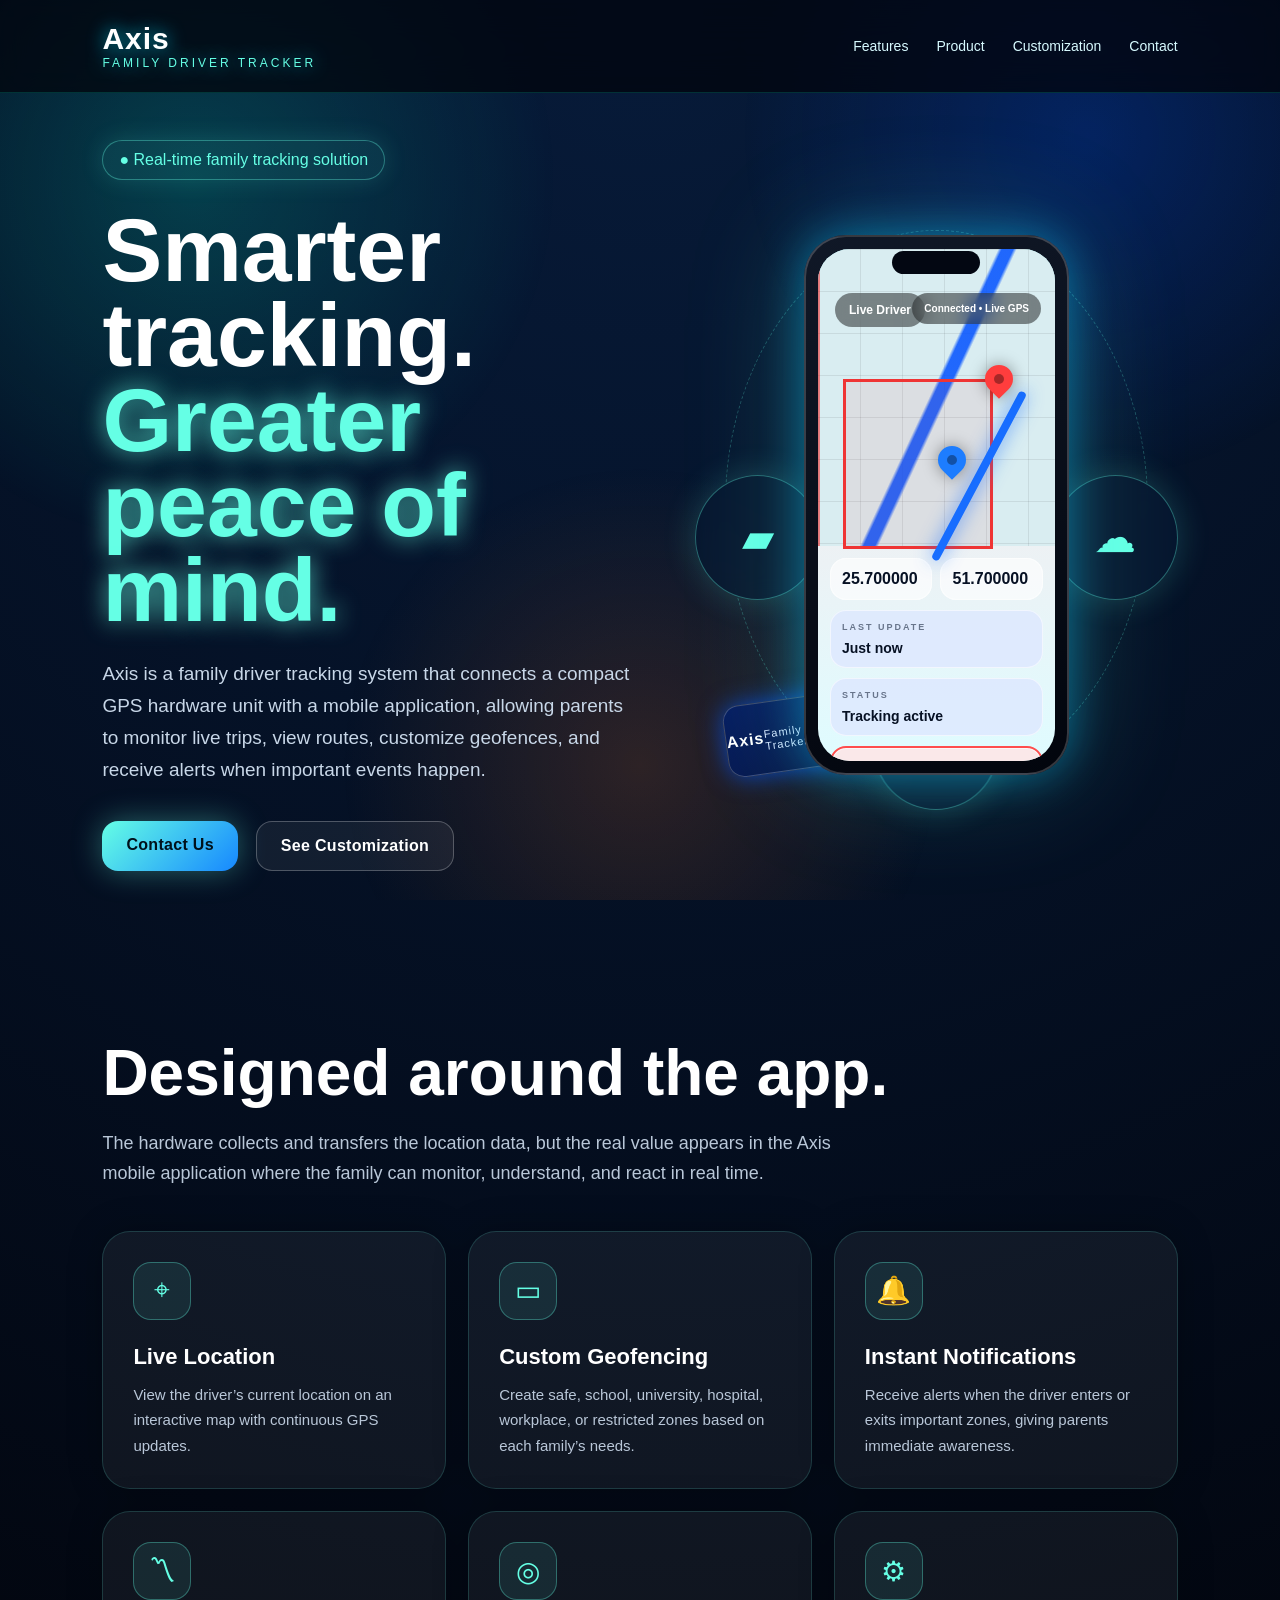
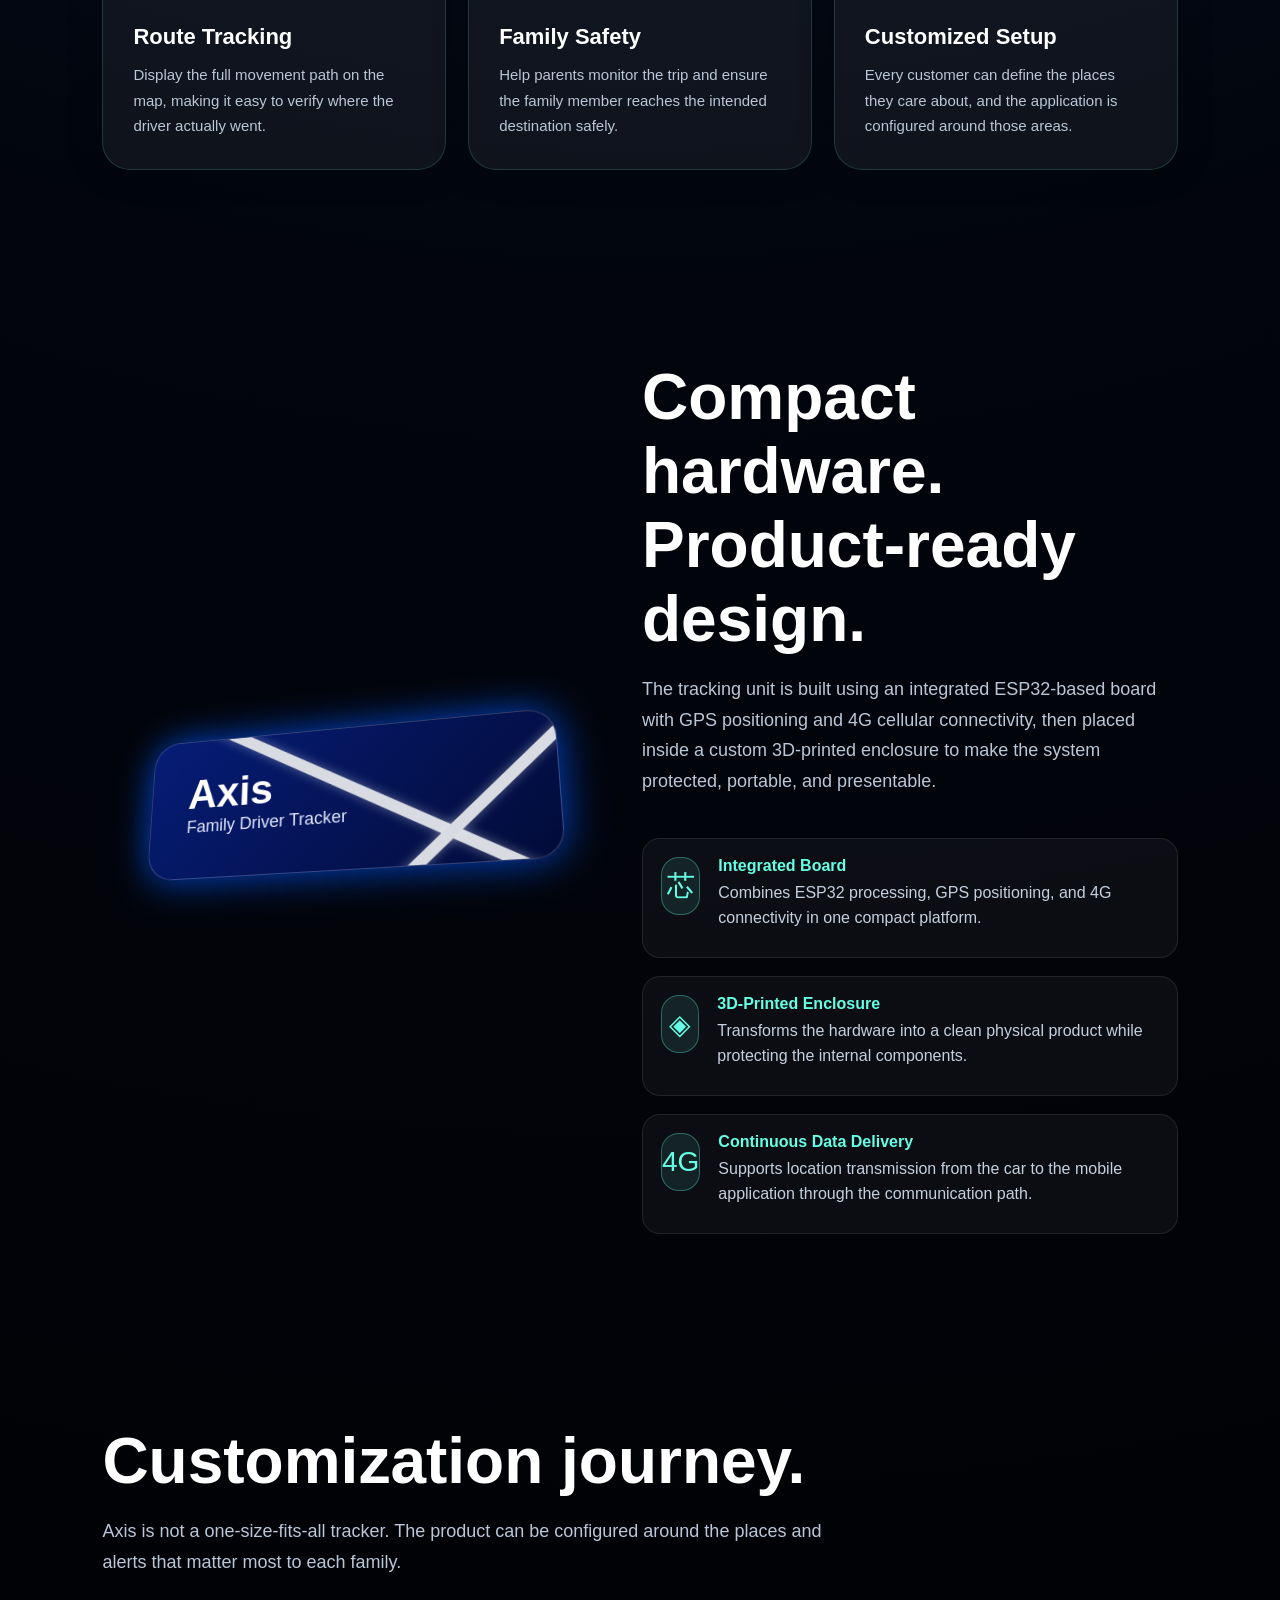
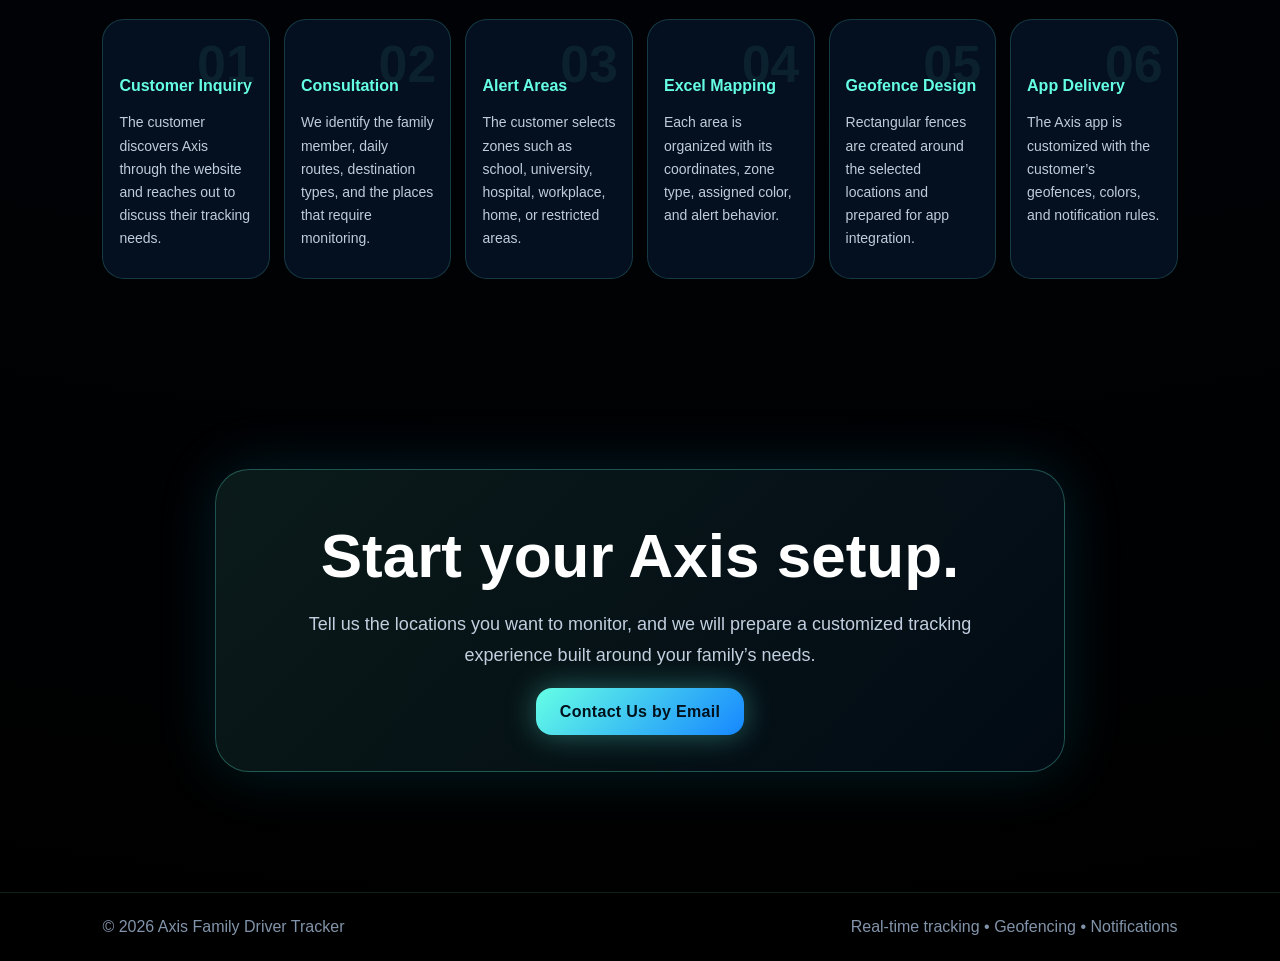
<file: websiteGateway/GatewayAxis.html>
<!DOCTYPE html>
<html lang="en">
<head>
  <meta charset="UTF-8" />
  <meta name="viewport" content="width=device-width, initial-scale=1.0" />
  <title>Axis | Family Driver Tracker</title>
  <style>
    * {
      margin: 0;
      padding: 0;
      box-sizing: border-box;
    }

    body {
      font-family: Arial, Helvetica, sans-serif;
      background: radial-gradient(circle at top, #071b3a 0%, #02050d 45%, #000 100%);
      color: #ffffff;
      overflow-x: hidden;
    }

    a {
      color: inherit;
      text-decoration: none;
    }

    .page {
      width: 100%;
      min-height: 100vh;
      position: relative;
    }

    .glow-bg {
      position: fixed;
      inset: 0;
      pointer-events: none;
      background:
        radial-gradient(circle at 15% 20%, rgba(0, 255, 213, 0.18), transparent 28%),
        radial-gradient(circle at 85% 15%, rgba(0, 80, 255, 0.24), transparent 26%),
        radial-gradient(circle at 50% 85%, rgba(255, 120, 30, 0.16), transparent 30%);
      z-index: 0;
    }

    header {
      position: fixed;
      top: 0;
      width: 100%;
      z-index: 20;
      padding: 22px 8%;
      display: flex;
      justify-content: space-between;
      align-items: center;
      background: rgba(2, 5, 13, 0.75);
      backdrop-filter: blur(18px);
      border-bottom: 1px solid rgba(0, 255, 213, 0.16);
    }

    .logo {
      font-size: 30px;
      font-weight: 900;
      letter-spacing: 1px;
      color: #ffffff;
      text-shadow: 0 0 18px rgba(0, 225, 255, 0.8);
    }

    .logo span {
      display: block;
      font-size: 12px;
      letter-spacing: 3px;
      color: #65ffe5;
      font-weight: 500;
    }

    nav {
      display: flex;
      gap: 28px;
      font-size: 14px;
      color: #d7faff;
    }

    nav a:hover {
      color: #65ffe5;
    }

    .hero {
      position: relative;
      z-index: 1;
      min-height: 100vh;
      padding: 140px 8% 70px;
      display: grid;
      grid-template-columns: 1.05fr 0.95fr;
      align-items: center;
      gap: 60px;
    }

    .badge {
      display: inline-flex;
      align-items: center;
      gap: 10px;
      padding: 10px 16px;
      border: 1px solid rgba(101, 255, 229, 0.35);
      border-radius: 999px;
      color: #65ffe5;
      background: rgba(101, 255, 229, 0.06);
      box-shadow: 0 0 24px rgba(101, 255, 229, 0.15);
      margin-bottom: 28px;
      animation: float 4s ease-in-out infinite;
    }

    .hero h1 {
      font-size: clamp(46px, 7vw, 95px);
      line-height: 0.95;
      font-weight: 900;
      margin-bottom: 24px;
    }

    .hero h1 span {
      color: #65ffe5;
      text-shadow: 0 0 25px rgba(101, 255, 229, 0.75);
    }

    .hero p {
      color: #c8d7e8;
      font-size: 19px;
      line-height: 1.7;
      max-width: 620px;
      margin-bottom: 34px;
    }

    .cta-row {
      display: flex;
      flex-wrap: wrap;
      gap: 18px;
    }

    .btn {
      padding: 15px 24px;
      border-radius: 16px;
      font-weight: 700;
      letter-spacing: 0.3px;
      transition: 0.25s ease;
    }

    .btn-primary {
      background: linear-gradient(135deg, #65ffe5, #1687ff);
      color: #00111b;
      box-shadow: 0 0 30px rgba(101, 255, 229, 0.35);
    }

    .btn-secondary {
      border: 1px solid rgba(255, 255, 255, 0.25);
      background: rgba(255, 255, 255, 0.06);
      color: #ffffff;
    }

    .btn:hover {
      transform: translateY(-4px);
    }

    .product-stage {
      position: relative;
      height: 610px;
      display: grid;
      place-items: center;
    }

    .phone {
      width: 265px;
      height: 540px;
      border-radius: 42px;
      padding: 12px;
      background: linear-gradient(160deg, #101827, #02050d);
      border: 2px solid rgba(255, 255, 255, 0.2);
      box-shadow: 0 0 45px rgba(0, 200, 255, 0.45), 0 0 120px rgba(101, 255, 229, 0.22);
      position: relative;
      z-index: 3;
      animation: float 5s ease-in-out infinite;
    }

    .phone::before {
      content: "";
      position: absolute;
      top: 14px;
      left: 50%;
      transform: translateX(-50%);
      width: 88px;
      height: 23px;
      background: #030712;
      border-radius: 999px;
      z-index: 4;
    }

    .screen {
      width: 100%;
      height: 100%;
      border-radius: 32px;
      overflow: hidden;
      background: linear-gradient(180deg, #a9eef7 0%, #f1eef1 46%, #dffcff 100%);
      color: #071124;
      position: relative;
    }

    .map {
      height: 58%;
      background:
        linear-gradient(115deg, transparent 0 48%, rgba(0, 80, 255, 0.85) 49% 52%, transparent 53%),
        linear-gradient(90deg, rgba(255, 0, 0, 0.45) 0 2px, transparent 2px),
        linear-gradient(rgba(0, 0, 0, 0.08) 1px, transparent 1px),
        linear-gradient(90deg, rgba(0, 0, 0, 0.08) 1px, transparent 1px),
        #d9edf1;
      background-size: auto, 100% 100%, 42px 42px, 42px 42px;
      position: relative;
    }

    .map::before {
      content: "Live Driver";
      position: absolute;
      top: 44px;
      left: 17px;
      color: #fff;
      background: rgba(0, 0, 0, 0.45);
      padding: 10px 14px;
      border-radius: 999px;
      font-weight: 700;
      font-size: 12px;
      backdrop-filter: blur(10px);
    }

    .map::after {
      content: "Connected • Live GPS";
      position: absolute;
      top: 44px;
      right: 14px;
      color: #fff;
      background: rgba(0, 0, 0, 0.45);
      padding: 10px 12px;
      border-radius: 999px;
      font-weight: 700;
      font-size: 10px;
      backdrop-filter: blur(10px);
    }

    .pin {
      position: absolute;
      width: 28px;
      height: 28px;
      border-radius: 50% 50% 50% 0;
      transform: rotate(-45deg);
      box-shadow: 0 0 16px rgba(0, 0, 0, 0.4);
    }

    .pin::after {
      content: "";
      position: absolute;
      width: 10px;
      height: 10px;
      background: rgba(0, 0, 0, 0.35);
      border-radius: 50%;
      top: 9px;
      left: 9px;
    }

    .blue-pin { background: #1d7dff; bottom: 72px; left: 120px; }
    .red-pin { background: #ff3d3d; top: 116px; right: 42px; }

    .route {
      position: absolute;
      width: 8px;
      height: 190px;
      background: #176dff;
      border-radius: 99px;
      transform: rotate(28deg);
      right: 72px;
      top: 132px;
      box-shadow: 0 0 18px rgba(23, 109, 255, 0.7);
    }

    .zone {
      position: absolute;
      width: 150px;
      height: 170px;
      border: 3px solid #ef3434;
      left: 25px;
      top: 130px;
      background: rgba(239, 52, 52, 0.08);
    }

    .app-cards {
      padding: 12px;
      display: grid;
      gap: 10px;
    }

    .mini-row {
      display: grid;
      grid-template-columns: 1fr 1fr;
      gap: 8px;
    }

    .mini-card, .status-card, .alert-card {
      border-radius: 16px;
      padding: 12px;
      background: rgba(255, 255, 255, 0.65);
      box-shadow: inset 0 0 0 1px rgba(255,255,255,0.6);
      font-weight: 800;
      font-size: 16px;
    }

    .status-card {
      background: rgba(222, 232, 255, 0.8);
      font-size: 14px;
    }

    .status-card small, .alert-card small {
      display: block;
      color: #68758b;
      letter-spacing: 2px;
      font-size: 9px;
      margin-bottom: 8px;
    }

    .alert-card {
      color: #f04438;
      background: rgba(255, 230, 230, 0.85);
      border: 2px solid #ff4d4d;
      font-size: 12px;
    }

    .orbit {
      position: absolute;
      inset: 30px;
      border: 1px dashed rgba(101, 255, 229, 0.25);
      border-radius: 50%;
      animation: spin 18s linear infinite;
    }

    .node {
      position: absolute;
      width: 125px;
      height: 125px;
      border-radius: 50%;
      background: rgba(7, 25, 50, 0.75);
      border: 1px solid rgba(101, 255, 229, 0.35);
      box-shadow: 0 0 34px rgba(101, 255, 229, 0.2);
      display: grid;
      place-items: center;
      color: #65ffe5;
      font-size: 42px;
      z-index: 2;
      backdrop-filter: blur(12px);
    }

    .node-left { left: 0; top: 45%; }
    .node-right { right: 0; top: 45%; }
    .node-bottom { bottom: 0; left: 50%; transform: translateX(-50%); }

    .hardware-box {
      position: absolute;
      bottom: 42px;
      left: 30px;
      width: 165px;
      height: 72px;
      border-radius: 16px;
      background: linear-gradient(145deg, #061d62, #07143a);
      border: 1px solid rgba(255,255,255,0.22);
      box-shadow: 0 0 24px rgba(0, 86, 255, 0.7);
      transform: rotate(-8deg);
      display: flex;
      align-items: center;
      justify-content: center;
      font-weight: 900;
      color: #fff;
      letter-spacing: 1px;
    }

    .hardware-box span {
      font-size: 11px;
      display: block;
      font-weight: 400;
      color: #dbe7ff;
      margin-top: 3px;
    }

    section {
      position: relative;
      z-index: 1;
      padding: 95px 8%;
    }

    .section-title {
      font-size: clamp(34px, 5vw, 68px);
      margin-bottom: 18px;
      font-weight: 900;
    }

    .section-subtitle {
      color: #b9c7d8;
      font-size: 18px;
      line-height: 1.7;
      max-width: 760px;
      margin-bottom: 42px;
    }

    .grid-3 {
      display: grid;
      grid-template-columns: repeat(3, 1fr);
      gap: 22px;
    }

    .card {
      padding: 30px;
      border-radius: 28px;
      background: rgba(255,255,255,0.055);
      border: 1px solid rgba(101, 255, 229, 0.16);
      box-shadow: 0 0 34px rgba(0,0,0,0.25);
      min-height: 230px;
      transition: 0.28s ease;
    }

    .card:hover {
      transform: translateY(-8px);
      border-color: rgba(101, 255, 229, 0.42);
      box-shadow: 0 0 45px rgba(101, 255, 229, 0.12);
    }

    .icon {
      width: 58px;
      height: 58px;
      border-radius: 18px;
      display: grid;
      place-items: center;
      font-size: 28px;
      background: rgba(101,255,229,0.09);
      border: 1px solid rgba(101,255,229,0.32);
      margin-bottom: 24px;
      color: #65ffe5;
    }

    .card h3 {
      font-size: 22px;
      margin-bottom: 12px;
      color: #ffffff;
    }

    .card p {
      color: #b9c7d8;
      line-height: 1.7;
      font-size: 15px;
    }

    .split {
      display: grid;
      grid-template-columns: 0.95fr 1.05fr;
      gap: 55px;
      align-items: center;
    }

    .device-showcase {
      position: relative;
      height: 390px;
      display: grid;
      place-items: center;
    }

    .axis-device {
      width: 420px;
      height: 150px;
      border-radius: 28px;
      background: linear-gradient(135deg, #061d77, #020b39);
      box-shadow: 0 0 40px rgba(0, 86, 255, 0.8);
      transform: perspective(900px) rotateX(18deg) rotateY(-14deg);
      position: relative;
      overflow: hidden;
      border: 1px solid rgba(255,255,255,0.2);
    }

    .axis-device::before,
    .axis-device::after {
      content: "";
      position: absolute;
      width: 560px;
      height: 12px;
      background: #d8dbe2;
      transform: rotate(28deg);
      top: 55px;
      left: -70px;
      box-shadow: 0 0 12px rgba(255,255,255,0.35);
    }

    .axis-device::after {
      transform: rotate(-42deg);
      top: 70px;
      left: 80px;
    }

    .device-title {
      position: absolute;
      top: 34px;
      left: 40px;
      font-size: 44px;
      font-weight: 900;
      z-index: 2;
    }

    .device-title span {
      display: block;
      font-size: 18px;
      font-weight: 400;
      color: #e4e8ff;
    }

    .feature-list {
      display: grid;
      gap: 18px;
    }

    .feature-row {
      display: flex;
      gap: 18px;
      align-items: flex-start;
      padding: 18px;
      border-radius: 18px;
      background: rgba(255,255,255,0.045);
      border: 1px solid rgba(255,255,255,0.09);
    }

    .feature-row strong {
      color: #65ffe5;
      display: block;
      margin-bottom: 6px;
    }

    .feature-row p {
      color: #c5d0df;
      line-height: 1.55;
    }

    .steps {
      display: grid;
      grid-template-columns: repeat(6, 1fr);
      gap: 14px;
    }

    .step {
      border-radius: 22px;
      padding: 22px 16px;
      min-height: 260px;
      background: rgba(7, 25, 50, 0.6);
      border: 1px solid rgba(101, 255, 229, 0.18);
      position: relative;
      overflow: hidden;
    }

    .step::before {
      content: attr(data-step);
      position: absolute;
      top: 14px;
      right: 14px;
      font-size: 52px;
      font-weight: 900;
      color: rgba(101, 255, 229, 0.08);
    }

    .step h3 {
      font-size: 16px;
      color: #65ffe5;
      margin-bottom: 16px;
      padding-top: 35px;
    }

    .step p {
      color: #bfccda;
      font-size: 14px;
      line-height: 1.65;
    }

    .contact {
      text-align: center;
      padding-bottom: 120px;
    }

    .contact-box {
      max-width: 850px;
      margin: auto;
      padding: 50px;
      border-radius: 34px;
      background: linear-gradient(135deg, rgba(101,255,229,0.1), rgba(22,135,255,0.08));
      border: 1px solid rgba(101,255,229,0.28);
      box-shadow: 0 0 60px rgba(0, 200, 255, 0.15);
    }

    .contact-box h2 {
      font-size: clamp(34px, 5vw, 62px);
      margin-bottom: 18px;
    }

    .contact-box p {
      color: #c2cfdf;
      line-height: 1.7;
      font-size: 18px;
      margin-bottom: 32px;
    }

    footer {
      position: relative;
      z-index: 1;
      padding: 25px 8%;
      border-top: 1px solid rgba(101, 255, 229, 0.12);
      color: #8294ab;
      display: flex;
      justify-content: space-between;
      flex-wrap: wrap;
      gap: 12px;
    }

    @keyframes float {
      0%, 100% { transform: translateY(0); }
      50% { transform: translateY(-14px); }
    }

    @keyframes spin {
      to { transform: rotate(360deg); }
    }

    @media (max-width: 1100px) {
      .hero, .split {
        grid-template-columns: 1fr;
      }
      .grid-3 {
        grid-template-columns: 1fr;
      }
      .steps {
        grid-template-columns: repeat(2, 1fr);
      }
      nav {
        display: none;
      }
    }

    @media (max-width: 650px) {
      header { padding: 18px 5%; }
      .hero, section { padding-left: 5%; padding-right: 5%; }
      .product-stage { height: 560px; transform: scale(0.85); }
      .steps { grid-template-columns: 1fr; }
      .axis-device { width: 320px; }
      .device-title { font-size: 34px; }
    }
  </style>
</head>
<body>
  <div class="page">
    <div class="glow-bg"></div>

    <header>
      <div class="logo">Axis <span>FAMILY DRIVER TRACKER</span></div>
      <nav>
        <a href="#features">Features</a>
        <a href="#hardware">Product</a>
        <a href="#customization">Customization</a>
        <a href="#contact">Contact</a>
      </nav>
    </header>

    <main>
      <section class="hero">
        <div>
          <div class="badge">● Real-time family tracking solution</div>
          <h1>Smarter tracking.<br /><span>Greater peace of mind.</span></h1>
          <p>
            Axis is a family driver tracking system that connects a compact GPS hardware unit with a mobile application, allowing parents to monitor live trips, view routes, customize geofences, and receive alerts when important events happen.
          </p>
          <div class="cta-row">
            <a class="btn btn-primary" href="#contact">Contact Us</a>
            <a class="btn btn-secondary" href="#customization">See Customization</a>
          </div>
        </div>

        <div class="product-stage">
          <div class="orbit"></div>
          <div class="node node-left">▰</div>
          <div class="node node-right">☁</div>
          <div class="node node-bottom">⌁</div>
          <div class="hardware-box">Axis<span>Family Driver Tracker</span></div>
          <div class="phone">
            <div class="screen">
              <div class="map">
                <div class="zone"></div>
                <div class="route"></div>
                <div class="pin blue-pin"></div>
                <div class="pin red-pin"></div>
              </div>
              <div class="app-cards">
                <div class="mini-row">
                  <div class="mini-card">25.700000</div>
                  <div class="mini-card">51.700000</div>
                </div>
                <div class="status-card"><small>LAST UPDATE</small>Just now</div>
                <div class="status-card"><small>STATUS</small>Tracking active</div>
                <div class="alert-card"><small>ALERT</small>Driver is OUTSIDE safe zone<br />Last exit: 20/4/2026 00:28</div>
              </div>
            </div>
          </div>
        </div>
      </section>

      <section id="features">
        <h2 class="section-title">Designed around the app.</h2>
        <p class="section-subtitle">
          The hardware collects and transfers the location data, but the real value appears in the Axis mobile application where the family can monitor, understand, and react in real time.
        </p>

        <div class="grid-3">
          <div class="card">
            <div class="icon">⌖</div>
            <h3>Live Location</h3>
            <p>View the driver’s current location on an interactive map with continuous GPS updates.</p>
          </div>
          <div class="card">
            <div class="icon">▭</div>
            <h3>Custom Geofencing</h3>
            <p>Create safe, school, university, hospital, workplace, or restricted zones based on each family’s needs.</p>
          </div>
          <div class="card">
            <div class="icon">🔔</div>
            <h3>Instant Notifications</h3>
            <p>Receive alerts when the driver enters or exits important zones, giving parents immediate awareness.</p>
          </div>
          <div class="card">
            <div class="icon">〽</div>
            <h3>Route Tracking</h3>
            <p>Display the full movement path on the map, making it easy to verify where the driver actually went.</p>
          </div>
          <div class="card">
            <div class="icon">◎</div>
            <h3>Family Safety</h3>
            <p>Help parents monitor the trip and ensure the family member reaches the intended destination safely.</p>
          </div>
          <div class="card">
            <div class="icon">⚙</div>
            <h3>Customized Setup</h3>
            <p>Every customer can define the places they care about, and the application is configured around those areas.</p>
          </div>
        </div>
      </section>

      <section id="hardware">
        <div class="split">
          <div class="device-showcase">
            <div class="axis-device">
              <div class="device-title">Axis <span>Family Driver Tracker</span></div>
            </div>
          </div>
          <div>
            <h2 class="section-title">Compact hardware. Product-ready design.</h2>
            <p class="section-subtitle">
              The tracking unit is built using an integrated ESP32-based board with GPS positioning and 4G cellular connectivity, then placed inside a custom 3D-printed enclosure to make the system protected, portable, and presentable.
            </p>
            <div class="feature-list">
              <div class="feature-row"><div class="icon">芯</div><div><strong>Integrated Board</strong><p>Combines ESP32 processing, GPS positioning, and 4G connectivity in one compact platform.</p></div></div>
              <div class="feature-row"><div class="icon">◈</div><div><strong>3D-Printed Enclosure</strong><p>Transforms the hardware into a clean physical product while protecting the internal components.</p></div></div>
              <div class="feature-row"><div class="icon">4G</div><div><strong>Continuous Data Delivery</strong><p>Supports location transmission from the car to the mobile application through the communication path.</p></div></div>
            </div>
          </div>
        </div>
      </section>

      <section id="customization">
        <h2 class="section-title">Customization journey.</h2>
        <p class="section-subtitle">
          Axis is not a one-size-fits-all tracker. The product can be configured around the places and alerts that matter most to each family.
        </p>

        <div class="steps">
          <div class="step" data-step="01">
            <h3>Customer Inquiry</h3>
            <p>The customer discovers Axis through the website and reaches out to discuss their tracking needs.</p>
          </div>
          <div class="step" data-step="02">
            <h3>Consultation</h3>
            <p>We identify the family member, daily routes, destination types, and the places that require monitoring.</p>
          </div>
          <div class="step" data-step="03">
            <h3>Alert Areas</h3>
            <p>The customer selects zones such as school, university, hospital, workplace, home, or restricted areas.</p>
          </div>
          <div class="step" data-step="04">
            <h3>Excel Mapping</h3>
            <p>Each area is organized with its coordinates, zone type, assigned color, and alert behavior.</p>
          </div>
          <div class="step" data-step="05">
            <h3>Geofence Design</h3>
            <p>Rectangular fences are created around the selected locations and prepared for app integration.</p>
          </div>
          <div class="step" data-step="06">
            <h3>App Delivery</h3>
            <p>The Axis app is customized with the customer’s geofences, colors, and notification rules.</p>
          </div>
        </div>
      </section>

      <section class="contact" id="contact">
        <div class="contact-box">
          <h2>Start your Axis setup.</h2>
          <p>
            Tell us the locations you want to monitor, and we will prepare a customized tracking experience built around your family’s needs.
          </p>
          <a class="btn btn-primary" href="mailto:axis.tracker@example.com?subject=Axis%20Family%20Driver%20Tracker%20Inquiry">Contact Us by Email</a>
        </div>
      </section>
    </main>

    <footer>
      <span>© 2026 Axis Family Driver Tracker</span>
      <span>Real-time tracking • Geofencing • Notifications</span>
    </footer>
  </div>
</body>
</html>
</file>
